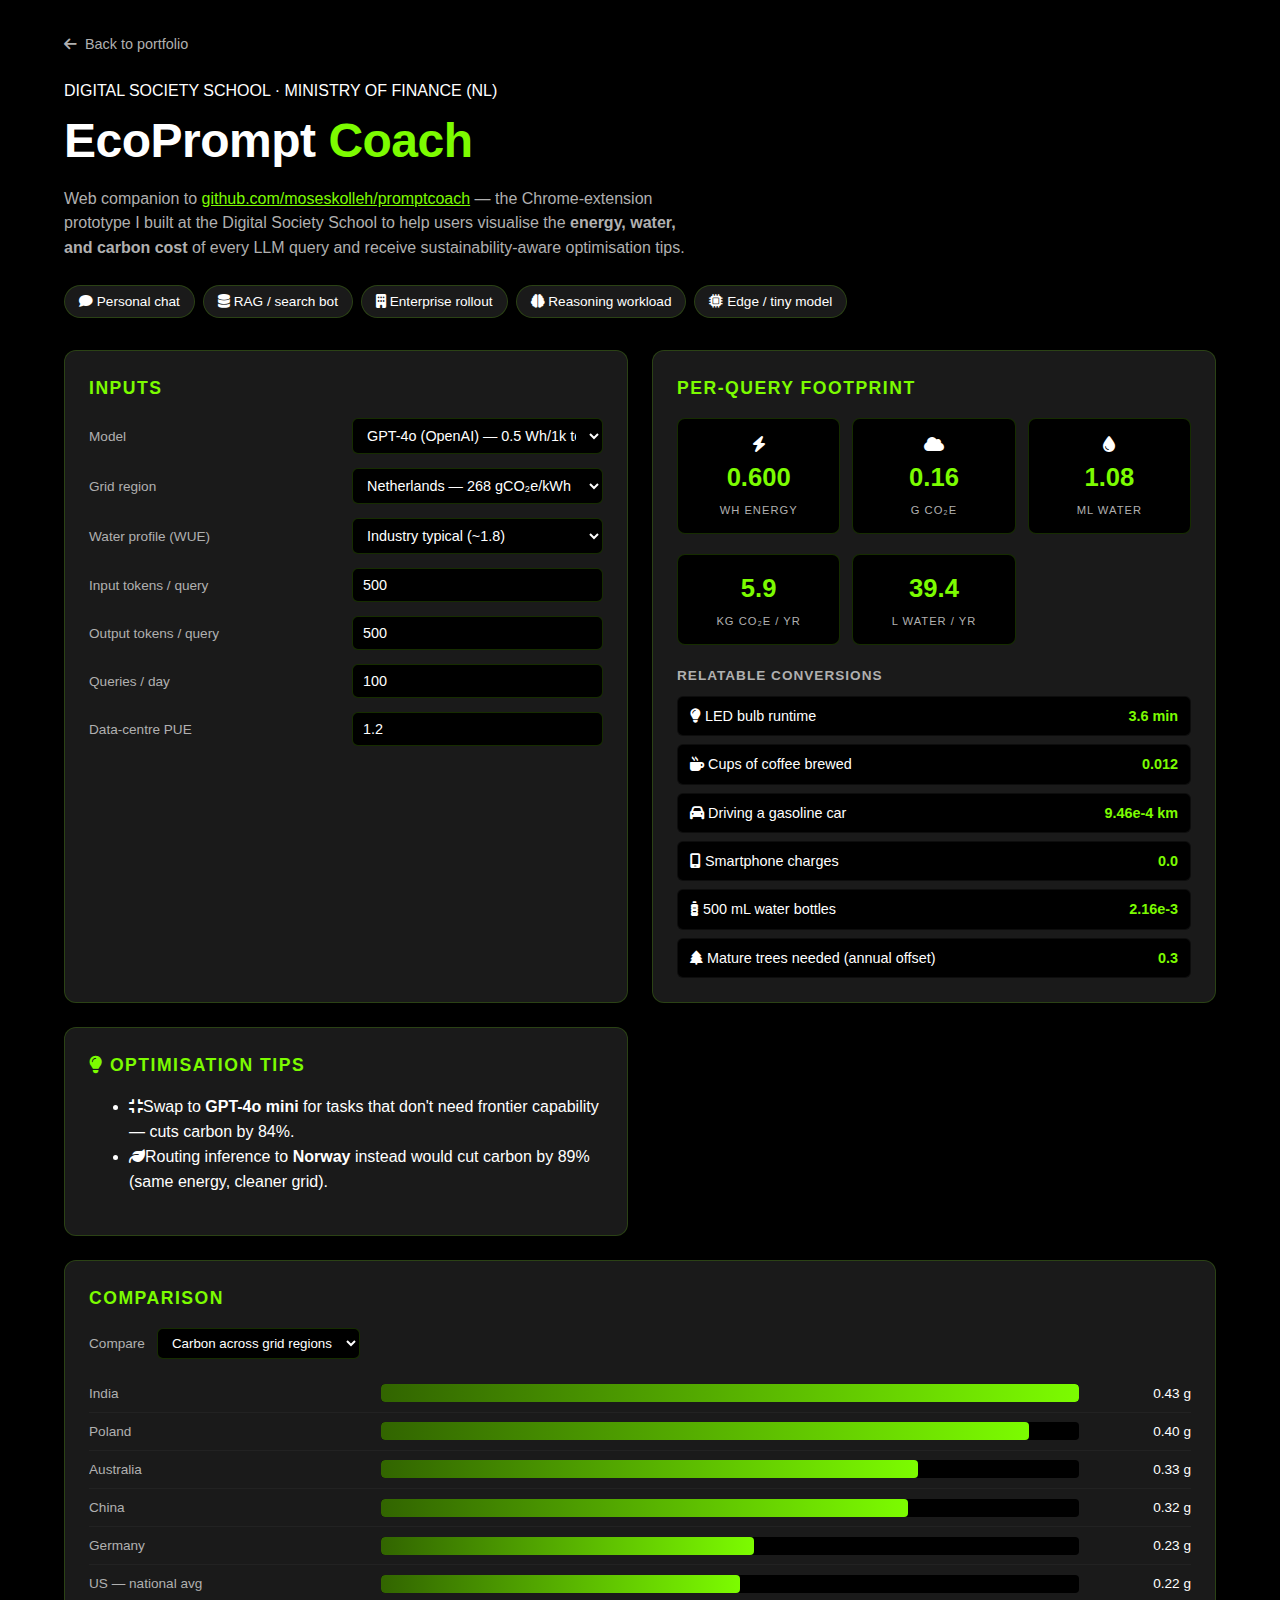
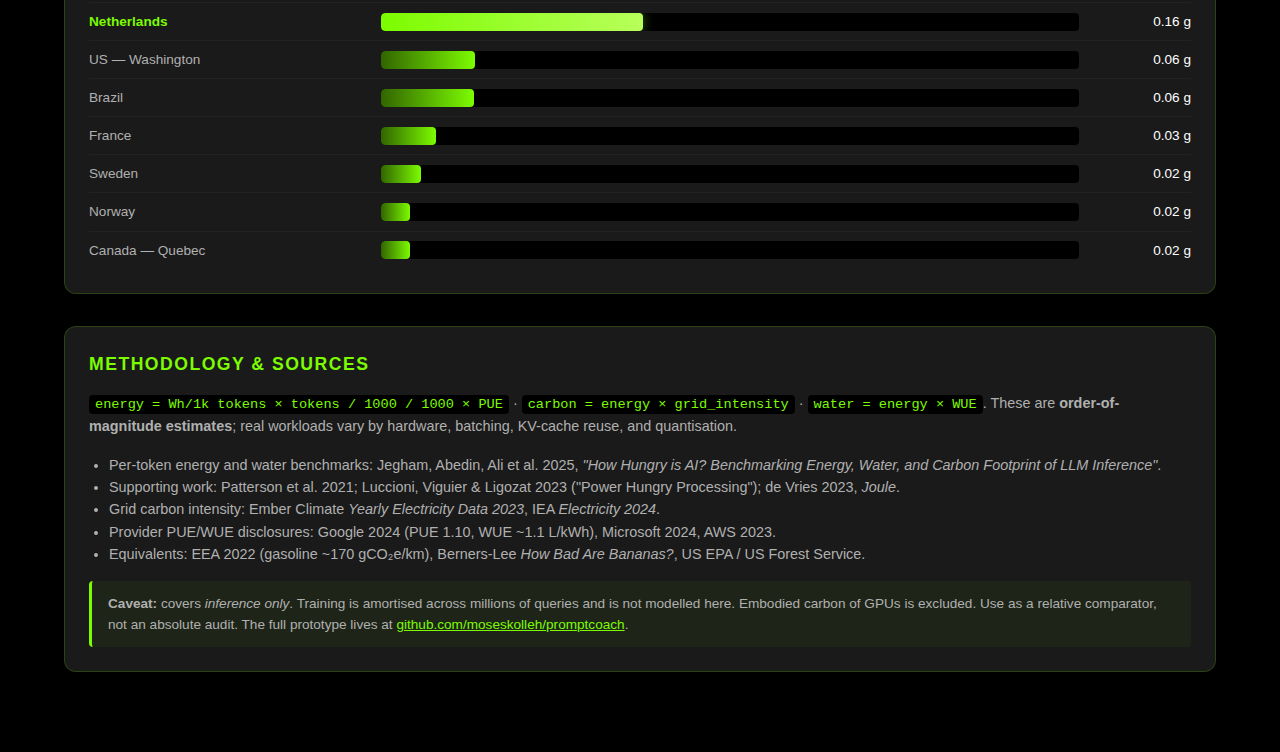
<file: carbon-ai.html>
<!DOCTYPE html>
<html lang="en">
<head>
    <meta charset="UTF-8">
    <meta name="viewport" content="width=device-width, initial-scale=1.0">
    <title>EcoPrompt Coach — Moses Kolleh Sesay</title>
    <meta name="description" content="Web companion to EcoPrompt Coach: visualize the energy, water, and carbon cost of LLM queries across named models and electricity grids.">
    <link rel="stylesheet" href="carbon-ai.css">
    <link rel="stylesheet" href="https://cdnjs.cloudflare.com/ajax/libs/font-awesome/6.4.0/css/all.min.css">
</head>
<body>
    <main class="ca-shell">
        <a href="index.html#projects" class="ca-back"><i class="fas fa-arrow-left"></i> Back to portfolio</a>

        <header class="ca-hero">
            <div class="ca-hero-tag">DIGITAL SOCIETY SCHOOL · MINISTRY OF FINANCE (NL)</div>
            <h1>EcoPrompt <span class="ca-accent">Coach</span></h1>
            <p>
                Web companion to <a href="https://github.com/moseskolleh/promptcoach" target="_blank" rel="noopener">github.com/moseskolleh/promptcoach</a> —
                the Chrome-extension prototype I built at the Digital Society School to help users
                visualise the <strong>energy, water, and carbon cost</strong> of every LLM query and
                receive sustainability-aware optimisation tips.
            </p>
        </header>

        <div class="ca-presets">
            <button data-preset="chat"><i class="fas fa-comment"></i> Personal chat</button>
            <button data-preset="rag"><i class="fas fa-database"></i> RAG / search bot</button>
            <button data-preset="enterprise"><i class="fas fa-building"></i> Enterprise rollout</button>
            <button data-preset="reasoning"><i class="fas fa-brain"></i> Reasoning workload</button>
            <button data-preset="edge"><i class="fas fa-microchip"></i> Edge / tiny model</button>
        </div>

        <section class="ca-grid">
            <div class="ca-card">
                <h2>Inputs</h2>
                <div class="ca-field">
                    <label for="modelSelect">Model</label>
                    <select id="modelSelect"></select>
                </div>
                <div class="ca-field">
                    <label for="regionSelect">Grid region</label>
                    <select id="regionSelect"></select>
                </div>
                <div class="ca-field">
                    <label for="wueSelect">Water profile (WUE)</label>
                    <select id="wueSelect"></select>
                </div>
                <div class="ca-field">
                    <label for="inputTokens">Input tokens / query</label>
                    <input id="inputTokens" type="number" min="0" value="500">
                </div>
                <div class="ca-field">
                    <label for="outputTokens">Output tokens / query</label>
                    <input id="outputTokens" type="number" min="0" value="500">
                </div>
                <div class="ca-field">
                    <label for="queriesPerDay">Queries / day</label>
                    <input id="queriesPerDay" type="number" min="0" value="100">
                </div>
                <div class="ca-field">
                    <label for="pue">Data-centre PUE</label>
                    <input id="pue" type="number" step="0.05" min="1" max="2" value="1.2">
                </div>
            </div>

            <div class="ca-card">
                <h2>Per-query footprint</h2>
                <div class="ca-out ca-out-3">
                    <div class="ca-out-cell">
                        <div class="ca-icon"><i class="fas fa-bolt"></i></div>
                        <div class="ca-num" id="outEnergy">—</div>
                        <div class="ca-unit">Wh energy</div>
                    </div>
                    <div class="ca-out-cell">
                        <div class="ca-icon"><i class="fas fa-cloud"></i></div>
                        <div class="ca-num" id="outCarbon">—</div>
                        <div class="ca-unit">g CO₂e</div>
                    </div>
                    <div class="ca-out-cell">
                        <div class="ca-icon"><i class="fas fa-tint"></i></div>
                        <div class="ca-num" id="outWater">—</div>
                        <div class="ca-unit">mL water</div>
                    </div>
                </div>

                <div class="ca-out ca-out-2">
                    <div class="ca-out-cell ca-out-soft">
                        <div class="ca-num" id="outAnnualCarbon">—</div>
                        <div class="ca-unit">kg CO₂e / yr</div>
                    </div>
                    <div class="ca-out-cell ca-out-soft">
                        <div class="ca-num" id="outAnnualWater">—</div>
                        <div class="ca-unit">L water / yr</div>
                    </div>
                </div>

                <div class="ca-equiv">
                    <h3>Relatable conversions</h3>
                    <ul>
                        <li><span><i class="fas fa-lightbulb"></i> LED bulb runtime</span><span><span id="equivLed">—</span> min</span></li>
                        <li><span><i class="fas fa-mug-hot"></i> Cups of coffee brewed</span><span><span id="equivCoffee">—</span></span></li>
                        <li><span><i class="fas fa-car"></i> Driving a gasoline car</span><span><span id="equivKm">—</span> km</span></li>
                        <li><span><i class="fas fa-mobile-screen"></i> Smartphone charges</span><span><span id="equivPhone">—</span></span></li>
                        <li><span><i class="fas fa-bottle-water"></i> 500 mL water bottles</span><span><span id="equivBottles">—</span></span></li>
                        <li><span><i class="fas fa-tree"></i> Mature trees needed (annual offset)</span><span><span id="equivTrees">—</span></span></li>
                    </ul>
                </div>
            </div>

            <div class="ca-card ca-tips-card">
                <h2><i class="fas fa-lightbulb"></i> Optimisation tips</h2>
                <ul id="tipsList" class="ca-tips"></ul>
            </div>

            <div class="ca-card ca-chart-card">
                <h2>Comparison</h2>
                <div class="ca-chart-controls">
                    <label for="compareMode">Compare</label>
                    <select id="compareMode">
                        <option value="regions">Carbon across grid regions</option>
                        <option value="models">Carbon across models</option>
                        <option value="water">Water across models</option>
                    </select>
                </div>
                <div id="chartBars"></div>
            </div>
        </section>

        <section class="ca-method">
            <h2>Methodology &amp; sources</h2>
            <p>
                <code>energy = Wh/1k tokens × tokens / 1000 / 1000 × PUE</code> ·
                <code>carbon = energy × grid_intensity</code> ·
                <code>water = energy × WUE</code>.
                These are <strong>order-of-magnitude estimates</strong>; real workloads vary by hardware,
                batching, KV-cache reuse, and quantisation.
            </p>
            <ul>
                <li>Per-token energy and water benchmarks: Jegham, Abedin, Ali et al. 2025, <em>"How Hungry is AI? Benchmarking Energy, Water, and Carbon Footprint of LLM Inference"</em>.</li>
                <li>Supporting work: Patterson et al. 2021; Luccioni, Viguier &amp; Ligozat 2023 ("Power Hungry Processing"); de Vries 2023, <em>Joule</em>.</li>
                <li>Grid carbon intensity: Ember Climate <em>Yearly Electricity Data 2023</em>, IEA <em>Electricity 2024</em>.</li>
                <li>Provider PUE/WUE disclosures: Google 2024 (PUE 1.10, WUE ~1.1 L/kWh), Microsoft 2024, AWS 2023.</li>
                <li>Equivalents: EEA 2022 (gasoline ~170 gCO₂e/km), Berners-Lee <em>How Bad Are Bananas?</em>, US EPA / US Forest Service.</li>
            </ul>
            <div class="ca-disclaimer">
                <strong>Caveat:</strong> covers <em>inference only</em>. Training is amortised across millions of
                queries and is not modelled here. Embodied carbon of GPUs is excluded. Use as a relative
                comparator, not an absolute audit. The full prototype lives at
                <a href="https://github.com/moseskolleh/promptcoach" target="_blank" rel="noopener">github.com/moseskolleh/promptcoach</a>.
            </div>
        </section>
    </main>

    <script src="carbon-ai.js"></script>
</body>
</html>
</file>
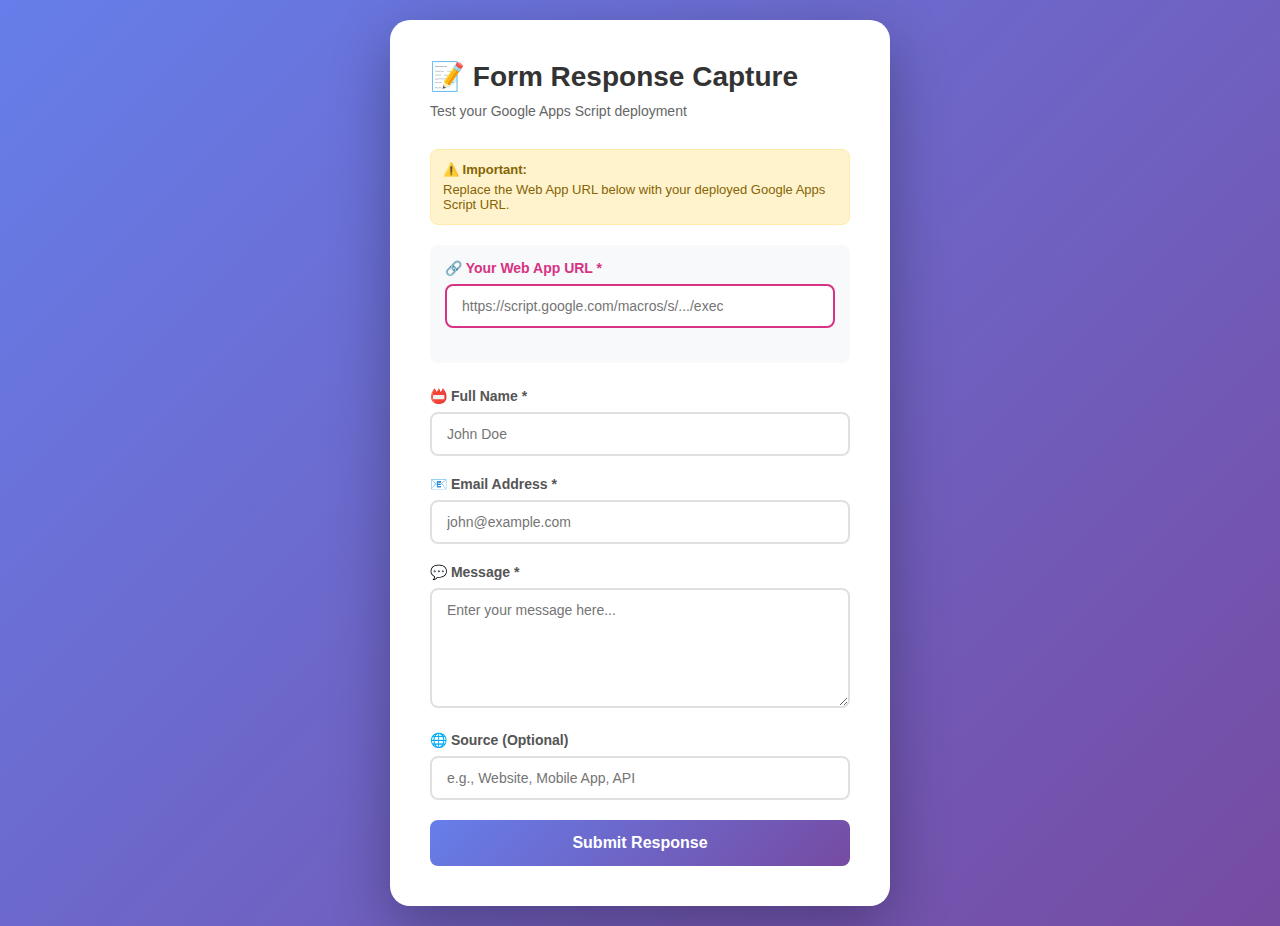
<file: google-apps-script/test-form.html>
<!DOCTYPE html>
<html lang="en">
<head>
    <meta charset="UTF-8">
    <meta name="viewport" content="width=device-width, initial-scale=1.0">
    <title>Form Response Capture - Test Form</title>
    <style>
        * {
            margin: 0;
            padding: 0;
            box-sizing: border-box;
        }

        body {
            font-family: -apple-system, BlinkMacSystemFont, 'Segoe UI', Roboto, Oxygen, Ubuntu, Cantarell, sans-serif;
            background: linear-gradient(135deg, #667eea 0%, #764ba2 100%);
            min-height: 100vh;
            display: flex;
            justify-content: center;
            align-items: center;
            padding: 20px;
        }

        .container {
            background: white;
            border-radius: 20px;
            box-shadow: 0 20px 60px rgba(0, 0, 0, 0.3);
            max-width: 500px;
            width: 100%;
            padding: 40px;
        }

        h1 {
            color: #333;
            margin-bottom: 10px;
            font-size: 28px;
        }

        .subtitle {
            color: #666;
            margin-bottom: 30px;
            font-size: 14px;
        }

        .form-group {
            margin-bottom: 20px;
        }

        label {
            display: block;
            color: #555;
            font-weight: 600;
            margin-bottom: 8px;
            font-size: 14px;
        }

        input, textarea {
            width: 100%;
            padding: 12px 15px;
            border: 2px solid #e0e0e0;
            border-radius: 8px;
            font-size: 14px;
            transition: all 0.3s ease;
            font-family: inherit;
        }

        input:focus, textarea:focus {
            outline: none;
            border-color: #667eea;
            box-shadow: 0 0 0 3px rgba(102, 126, 234, 0.1);
        }

        textarea {
            resize: vertical;
            min-height: 120px;
        }

        .url-input-group {
            background: #f8f9fa;
            padding: 15px;
            border-radius: 8px;
            margin-bottom: 25px;
        }

        .url-input-group label {
            color: #d63384;
        }

        .url-input-group input {
            background: white;
            border-color: #d63384;
        }

        button {
            width: 100%;
            padding: 14px;
            background: linear-gradient(135deg, #667eea 0%, #764ba2 100%);
            color: white;
            border: none;
            border-radius: 8px;
            font-size: 16px;
            font-weight: 600;
            cursor: pointer;
            transition: transform 0.2s ease, box-shadow 0.2s ease;
        }

        button:hover {
            transform: translateY(-2px);
            box-shadow: 0 10px 20px rgba(102, 126, 234, 0.3);
        }

        button:active {
            transform: translateY(0);
        }

        button:disabled {
            opacity: 0.6;
            cursor: not-allowed;
            transform: none;
        }

        .response {
            margin-top: 20px;
            padding: 15px;
            border-radius: 8px;
            display: none;
            animation: slideIn 0.3s ease;
        }

        @keyframes slideIn {
            from {
                opacity: 0;
                transform: translateY(-10px);
            }
            to {
                opacity: 1;
                transform: translateY(0);
            }
        }

        .response.success {
            background: #d4edda;
            border: 1px solid #c3e6cb;
            color: #155724;
        }

        .response.error {
            background: #f8d7da;
            border: 1px solid #f5c6cb;
            color: #721c24;
        }

        .response.show {
            display: block;
        }

        .note {
            background: #fff3cd;
            border: 1px solid #ffeaa7;
            color: #856404;
            padding: 12px;
            border-radius: 8px;
            font-size: 13px;
            margin-bottom: 20px;
        }

        .note strong {
            display: block;
            margin-bottom: 5px;
        }

        .spinner {
            display: inline-block;
            width: 14px;
            height: 14px;
            border: 2px solid rgba(255, 255, 255, 0.3);
            border-radius: 50%;
            border-top-color: white;
            animation: spin 0.8s linear infinite;
            margin-left: 10px;
        }

        @keyframes spin {
            to { transform: rotate(360deg); }
        }
    </style>
</head>
<body>
    <div class="container">
        <h1>📝 Form Response Capture</h1>
        <p class="subtitle">Test your Google Apps Script deployment</p>

        <div class="note">
            <strong>⚠️ Important:</strong>
            Replace the Web App URL below with your deployed Google Apps Script URL.
        </div>

        <form id="testForm">
            <div class="url-input-group">
                <div class="form-group">
                    <label for="webAppUrl">🔗 Your Web App URL *</label>
                    <input
                        type="url"
                        id="webAppUrl"
                        placeholder="https://script.google.com/macros/s/.../exec"
                        required
                    >
                </div>
            </div>

            <div class="form-group">
                <label for="name">📛 Full Name *</label>
                <input
                    type="text"
                    id="name"
                    name="name"
                    placeholder="John Doe"
                    required
                >
            </div>

            <div class="form-group">
                <label for="email">📧 Email Address *</label>
                <input
                    type="email"
                    id="email"
                    name="email"
                    placeholder="john@example.com"
                    required
                >
            </div>

            <div class="form-group">
                <label for="message">💬 Message *</label>
                <textarea
                    id="message"
                    name="message"
                    placeholder="Enter your message here..."
                    required
                ></textarea>
            </div>

            <div class="form-group">
                <label for="source">🌐 Source (Optional)</label>
                <input
                    type="text"
                    id="source"
                    name="source"
                    placeholder="e.g., Website, Mobile App, API"
                >
            </div>

            <button type="submit" id="submitBtn">
                Submit Response
            </button>
        </form>

        <div id="response" class="response"></div>
    </div>

    <script>
        const form = document.getElementById('testForm');
        const responseDiv = document.getElementById('response');
        const submitBtn = document.getElementById('submitBtn');
        const webAppUrlInput = document.getElementById('webAppUrl');

        // Load saved URL from localStorage
        const savedUrl = localStorage.getItem('webAppUrl');
        if (savedUrl) {
            webAppUrlInput.value = savedUrl;
        }

        form.addEventListener('submit', async (e) => {
            e.preventDefault();

            const webAppUrl = webAppUrlInput.value.trim();

            // Validate URL
            if (!webAppUrl.includes('script.google.com')) {
                showResponse('error', '❌ Please enter a valid Google Apps Script URL');
                return;
            }

            // Save URL to localStorage
            localStorage.setItem('webAppUrl', webAppUrl);

            // Show loading state
            submitBtn.disabled = true;
            submitBtn.innerHTML = 'Sending... <span class="spinner"></span>';
            responseDiv.className = 'response';

            // Collect form data
            const formData = new FormData(form);
            const data = {};
            formData.forEach((value, key) => {
                if (key !== 'webAppUrl') {
                    data[key] = value;
                }
            });

            // Add timestamp
            data.submitted_at = new Date().toISOString();

            try {
                const response = await fetch(webAppUrl, {
                    method: 'POST',
                    headers: {
                        'Content-Type': 'application/json',
                    },
                    body: JSON.stringify(data),
                    mode: 'no-cors' // Required for Google Apps Script
                });

                // Note: With no-cors, we can't read the response
                // But if no error is thrown, it likely succeeded
                showResponse('success', '✅ Response submitted successfully! Check your Google Sheet to verify.');

                // Reset form (except URL)
                const urlValue = webAppUrlInput.value;
                form.reset();
                webAppUrlInput.value = urlValue;

            } catch (error) {
                console.error('Error:', error);
                showResponse('error', `❌ Error: ${error.message}. Please check your Web App URL and try again.`);
            } finally {
                submitBtn.disabled = false;
                submitBtn.innerHTML = 'Submit Response';
            }
        });

        function showResponse(type, message) {
            responseDiv.className = `response ${type} show`;
            responseDiv.textContent = message;

            // Auto-hide after 5 seconds for success messages
            if (type === 'success') {
                setTimeout(() => {
                    responseDiv.classList.remove('show');
                }, 5000);
            }
        }
    </script>
</body>
</html>
</file>
<file: carbon-ai.css>
/* Inherits the dark/green palette from the main portfolio. */
:root {
    --primary-green: #7CFC00;
    --dark-bg: #0a0a0a;
    --darker-bg: #000000;
    --card-bg: #1a1a1a;
    --card-bg-2: #222;
    --text-primary: #ffffff;
    --text-secondary: #b0b0b0;
    --border: rgba(124, 252, 0, 0.18);
}

* { box-sizing: border-box; }

html, body {
    margin: 0;
    padding: 0;
    background: var(--darker-bg);
    color: var(--text-primary);
    font-family: -apple-system, BlinkMacSystemFont, "Segoe UI", Roboto, sans-serif;
    line-height: 1.55;
}

a { color: var(--primary-green); }

.ca-shell {
    max-width: 1200px;
    margin: 0 auto;
    padding: 32px 24px 80px;
}

.ca-back {
    display: inline-flex;
    align-items: center;
    gap: 8px;
    text-decoration: none;
    color: var(--text-secondary);
    font-size: 0.9rem;
    margin-bottom: 24px;
}
.ca-back:hover { color: var(--primary-green); }

.ca-hero h1 {
    font-size: clamp(2rem, 4vw, 3rem);
    margin: 0 0 8px;
    letter-spacing: -0.5px;
}
.ca-hero h1 .ca-accent { color: var(--primary-green); }
.ca-hero p {
    color: var(--text-secondary);
    max-width: 70ch;
    margin: 0 0 24px;
}

.ca-presets {
    display: flex;
    flex-wrap: wrap;
    gap: 8px;
    margin-bottom: 32px;
}
.ca-presets button {
    background: var(--card-bg);
    color: var(--text-primary);
    border: 1px solid var(--border);
    padding: 8px 14px;
    border-radius: 999px;
    cursor: pointer;
    font-size: 0.85rem;
    transition: all 0.2s ease;
}
.ca-presets button:hover {
    background: var(--primary-green);
    color: var(--darker-bg);
    border-color: var(--primary-green);
}

.ca-grid {
    display: grid;
    grid-template-columns: 1fr 1fr;
    gap: 24px;
    margin-bottom: 32px;
}
@media (max-width: 800px) {
    .ca-grid { grid-template-columns: 1fr; }
}

.ca-card {
    background: var(--card-bg);
    border: 1px solid var(--border);
    border-radius: 12px;
    padding: 24px;
}
.ca-card h2 {
    margin: 0 0 16px;
    font-size: 1.1rem;
    text-transform: uppercase;
    letter-spacing: 1.5px;
    color: var(--primary-green);
}

.ca-field {
    display: grid;
    grid-template-columns: 1fr 1fr;
    align-items: center;
    gap: 12px;
    margin-bottom: 14px;
}
.ca-field label {
    font-size: 0.85rem;
    color: var(--text-secondary);
}
.ca-field input,
.ca-field select {
    background: var(--darker-bg);
    color: var(--text-primary);
    border: 1px solid var(--border);
    border-radius: 6px;
    padding: 8px 10px;
    font-size: 0.9rem;
    width: 100%;
}
.ca-field input:focus,
.ca-field select:focus {
    outline: 2px solid var(--primary-green);
    outline-offset: 1px;
}

.ca-out {
    display: grid;
    grid-template-columns: repeat(3, 1fr);
    gap: 12px;
    margin-bottom: 20px;
}
.ca-out-cell {
    background: var(--darker-bg);
    border: 1px solid var(--border);
    border-radius: 8px;
    padding: 14px;
    text-align: center;
}
.ca-out-cell .ca-num {
    font-size: 1.6rem;
    font-weight: 700;
    color: var(--primary-green);
}
.ca-out-cell .ca-unit {
    font-size: 0.7rem;
    text-transform: uppercase;
    letter-spacing: 1px;
    color: var(--text-secondary);
    margin-top: 4px;
}

.ca-equiv h3 {
    margin: 0 0 10px;
    font-size: 0.85rem;
    text-transform: uppercase;
    letter-spacing: 1px;
    color: var(--text-secondary);
}
.ca-equiv ul {
    list-style: none;
    padding: 0;
    margin: 0;
    display: grid;
    gap: 8px;
}
.ca-equiv li {
    display: flex;
    justify-content: space-between;
    padding: 8px 12px;
    background: var(--darker-bg);
    border-radius: 6px;
    border: 1px solid rgba(255,255,255,0.05);
    font-size: 0.9rem;
}
.ca-equiv li span:last-child {
    color: var(--primary-green);
    font-weight: 600;
    font-variant-numeric: tabular-nums;
}

.ca-chart-card {
    grid-column: 1 / -1;
}
.ca-chart-controls {
    display: flex;
    align-items: center;
    gap: 12px;
    margin-bottom: 16px;
}
.ca-chart-controls label { color: var(--text-secondary); font-size: 0.85rem; }
.ca-chart-controls select {
    background: var(--darker-bg);
    color: var(--text-primary);
    border: 1px solid var(--border);
    border-radius: 6px;
    padding: 6px 10px;
}

.bar-row {
    display: grid;
    grid-template-columns: 280px 1fr 100px;
    align-items: center;
    gap: 12px;
    padding: 8px 0;
    border-bottom: 1px solid rgba(255,255,255,0.04);
}
.bar-row:last-child { border-bottom: none; }
.bar-label {
    font-size: 0.85rem;
    color: var(--text-secondary);
    overflow: hidden;
    text-overflow: ellipsis;
    white-space: nowrap;
}
.bar-track {
    height: 18px;
    background: var(--darker-bg);
    border-radius: 4px;
    overflow: hidden;
}
.bar-fill {
    height: 100%;
    background: linear-gradient(90deg, rgba(124,252,0,0.4), var(--primary-green));
    border-radius: 4px;
    transition: width 0.3s ease;
}
.bar-row-highlight .bar-label { color: var(--primary-green); font-weight: 600; }
.bar-row-highlight .bar-fill {
    background: linear-gradient(90deg, var(--primary-green), #b8ff5a);
    box-shadow: 0 0 12px rgba(124,252,0,0.4);
}
.bar-value {
    text-align: right;
    font-variant-numeric: tabular-nums;
    color: var(--text-primary);
    font-size: 0.85rem;
}

@media (max-width: 700px) {
    .bar-row { grid-template-columns: 1fr; gap: 4px; }
    .bar-value { text-align: left; }
}

.ca-method {
    margin-top: 32px;
    padding: 24px;
    background: var(--card-bg);
    border: 1px solid var(--border);
    border-radius: 12px;
}
.ca-method h2 {
    color: var(--primary-green);
    text-transform: uppercase;
    letter-spacing: 1.5px;
    font-size: 1.1rem;
    margin: 0 0 12px;
}
.ca-method p, .ca-method li {
    color: var(--text-secondary);
    font-size: 0.9rem;
}
.ca-method ul { padding-left: 20px; }
.ca-method code {
    background: var(--darker-bg);
    padding: 2px 6px;
    border-radius: 4px;
    color: var(--primary-green);
    font-size: 0.85rem;
}

.ca-disclaimer {
    margin-top: 16px;
    padding: 12px 16px;
    background: rgba(124, 252, 0, 0.05);
    border-left: 3px solid var(--primary-green);
    border-radius: 4px;
    font-size: 0.85rem;
    color: var(--text-secondary);
}
</file>
